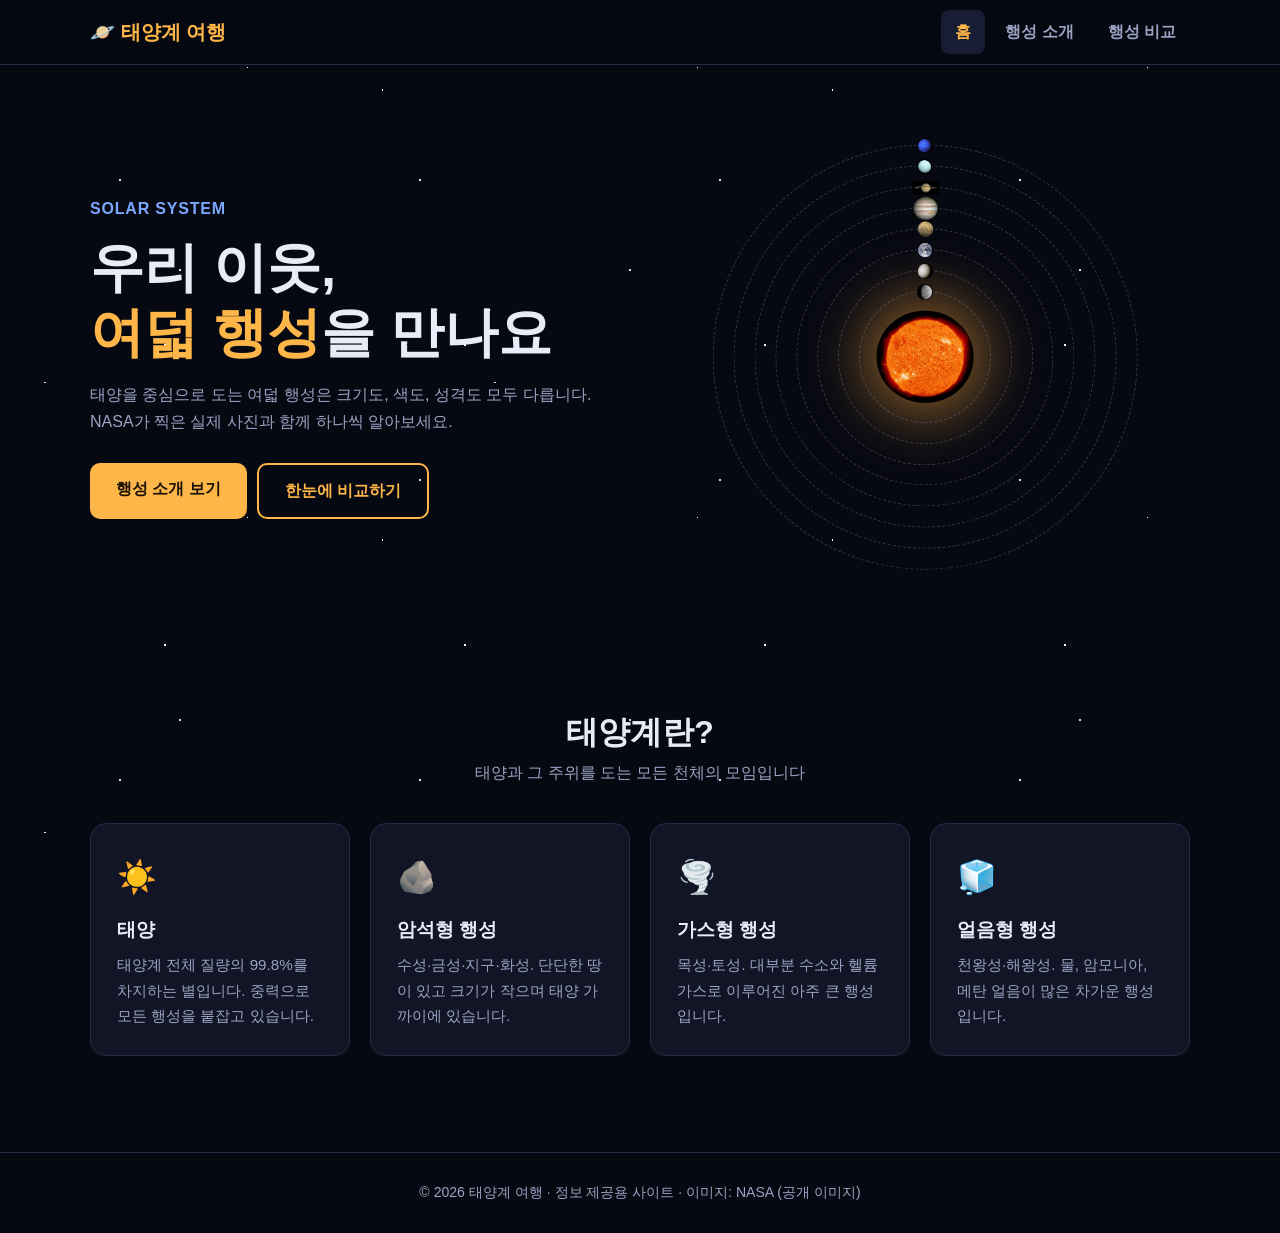
<file: index.html>
<!DOCTYPE html>
<html lang="ko">
<head>
  <meta charset="UTF-8">
  <meta name="viewport" content="width=device-width, initial-scale=1.0">
  <title>태양계 여행 | 홈</title>
  <meta name="description" content="태양계 여덟 행성을 사진과 함께 쉽게 소개합니다.">
  <link rel="icon" href="data:image/svg+xml,<svg xmlns=%22http://www.w3.org/2000/svg%22 viewBox=%220 0 100 100%22><text y=%22.9em%22 font-size=%2290%22>🪐</text></svg>">
  <link rel="stylesheet" href="css/style.css">
</head>
<body>
  <div class="stars"></div>

  <header class="header">
    <div class="container">
      <a href="index.html" class="logo">🪐 태양계 여행</a>
      <nav class="nav">
        <a href="index.html">홈</a>
        <a href="planets.html">행성 소개</a>
        <a href="compare.html">행성 비교</a>
      </nav>
      <button class="menu-btn" aria-label="메뉴 열기">☰</button>
    </div>
  </header>

  <main>
    <section class="hero container">
      <div>
        <span class="badge">SOLAR SYSTEM</span>
        <h1>우리 이웃,<br><span>여덟 행성</span>을 만나요</h1>
        <p>태양을 중심으로 도는 여덟 행성은 크기도, 색도, 성격도 모두 다릅니다. NASA가 찍은 실제 사진과 함께 하나씩 알아보세요.</p>
        <div class="actions">
          <a href="planets.html" class="btn">행성 소개 보기</a>
          <a href="compare.html" class="btn outline">한눈에 비교하기</a>
        </div>
      </div>
      <div class="orbit-box" id="orbit-box" aria-label="태양 주위를 도는 행성 애니메이션">
        <img src="images/sun.jpg" alt="태양" class="sun">
      </div>
    </section>

    <section class="section container">
      <div class="section-title reveal">
        <h2>태양계란?</h2>
        <p>태양과 그 주위를 도는 모든 천체의 모임입니다</p>
      </div>
      <div class="grid">
        <div class="card reveal">
          <div class="icon">☀️</div>
          <h3>태양</h3>
          <p>태양계 전체 질량의 99.8%를 차지하는 별입니다. 중력으로 모든 행성을 붙잡고 있습니다.</p>
        </div>
        <div class="card reveal">
          <div class="icon">🪨</div>
          <h3>암석형 행성</h3>
          <p>수성·금성·지구·화성. 단단한 땅이 있고 크기가 작으며 태양 가까이에 있습니다.</p>
        </div>
        <div class="card reveal">
          <div class="icon">🌪️</div>
          <h3>가스형 행성</h3>
          <p>목성·토성. 대부분 수소와 헬륨 가스로 이루어진 아주 큰 행성입니다.</p>
        </div>
        <div class="card reveal">
          <div class="icon">🧊</div>
          <h3>얼음형 행성</h3>
          <p>천왕성·해왕성. 물, 암모니아, 메탄 얼음이 많은 차가운 행성입니다.</p>
        </div>
      </div>
    </section>
  </main>

  <footer class="footer">
    <div class="container">© <span id="year"></span> 태양계 여행 · 정보 제공용 사이트 · 이미지: NASA (공개 이미지)</div>
  </footer>

  <script src="js/planets.js"></script>
  <script src="js/main.js"></script>
</body>
</html>
</file>
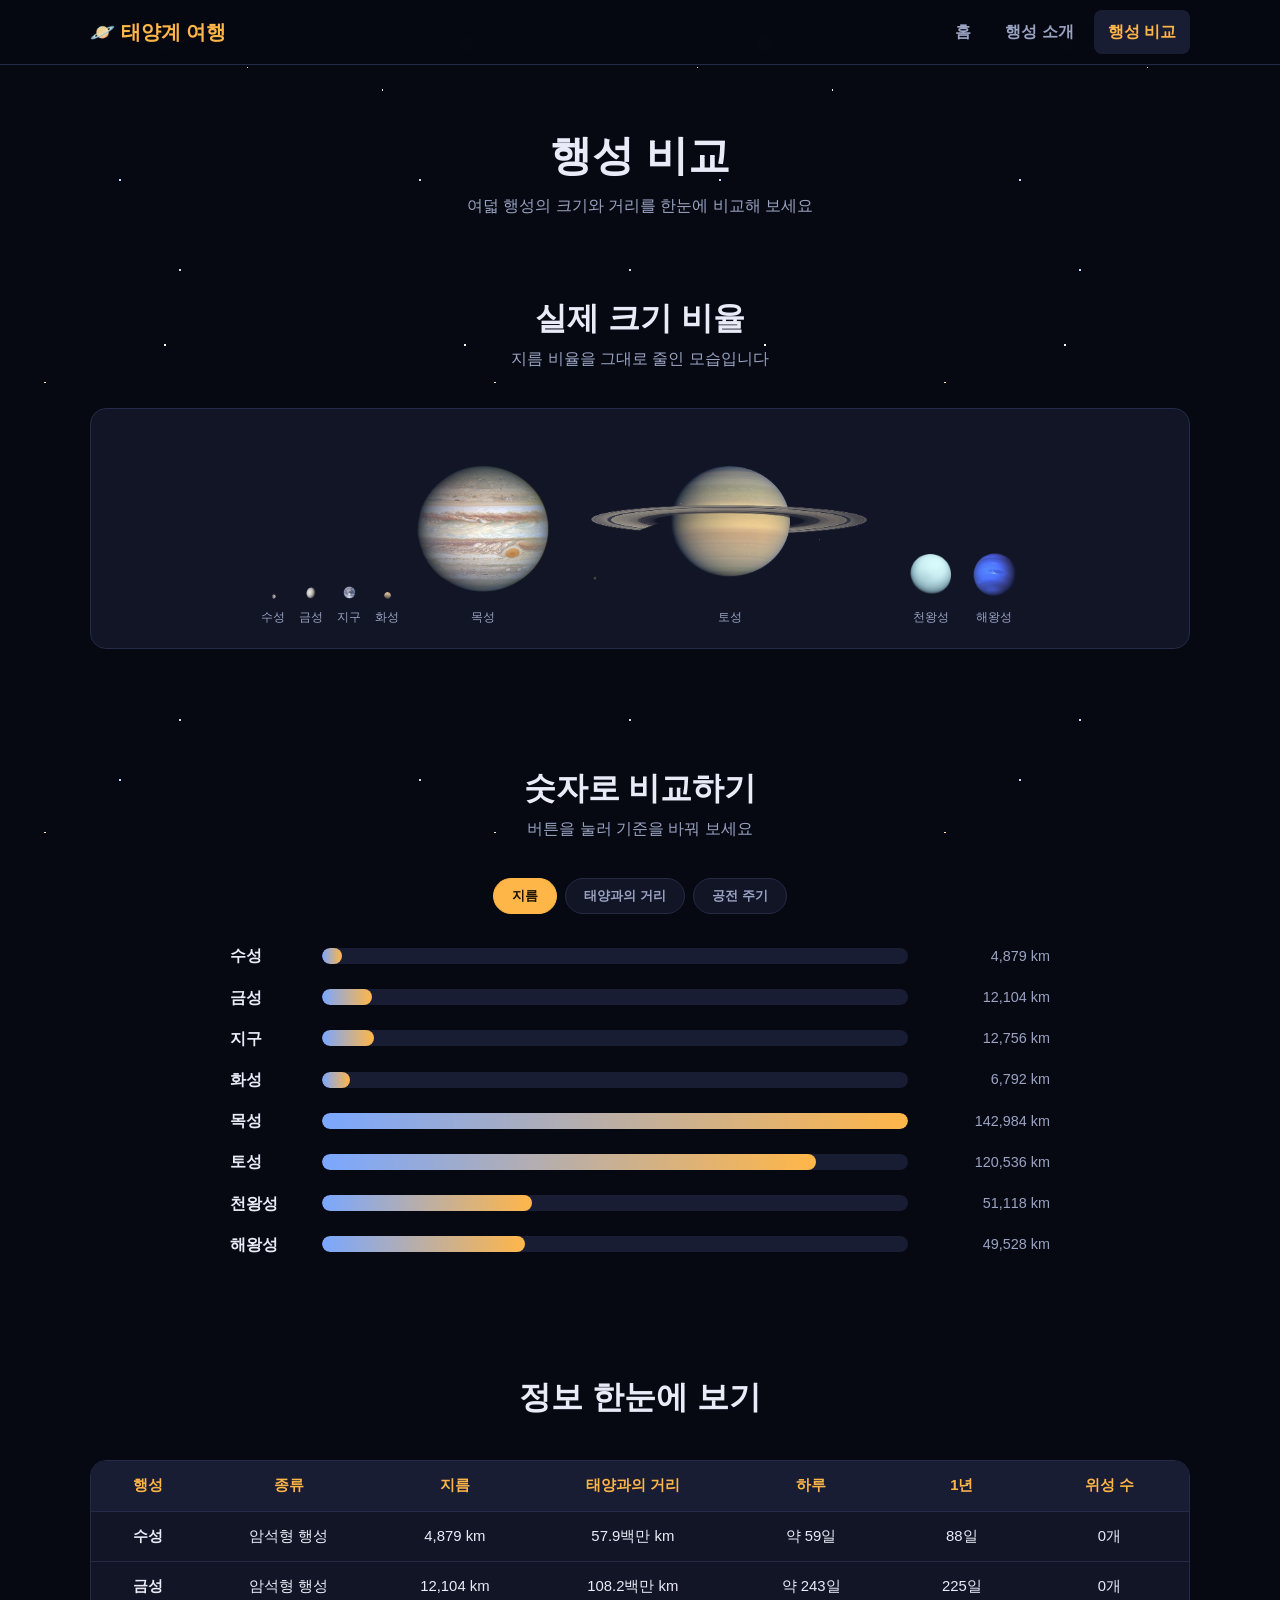
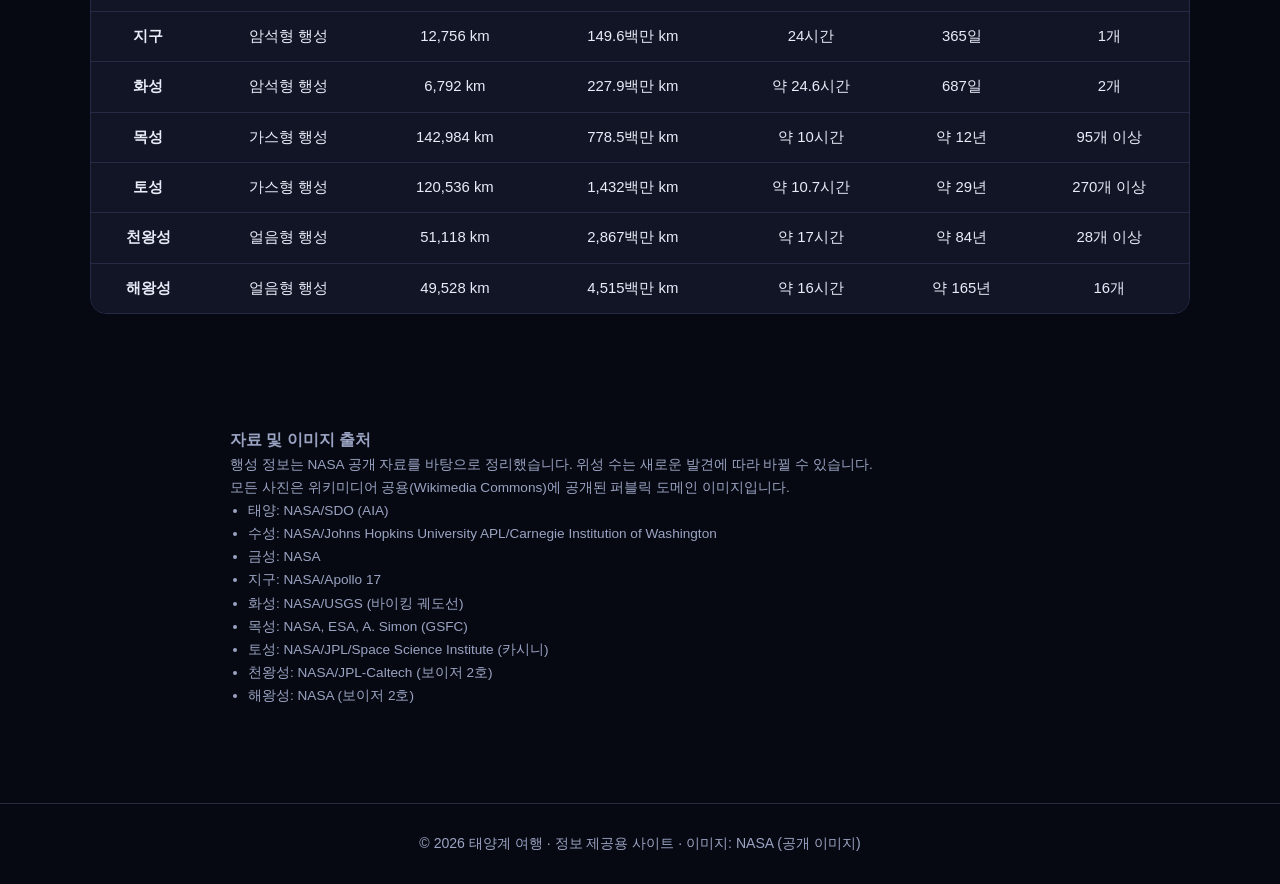
<file: compare.html>
<!DOCTYPE html>
<html lang="ko">
<head>
  <meta charset="UTF-8">
  <meta name="viewport" content="width=device-width, initial-scale=1.0">
  <title>태양계 여행 | 행성 비교</title>
  <meta name="description" content="여덟 행성의 크기, 거리, 공전 주기를 한눈에 비교합니다.">
  <link rel="icon" href="data:image/svg+xml,<svg xmlns=%22http://www.w3.org/2000/svg%22 viewBox=%220 0 100 100%22><text y=%22.9em%22 font-size=%2290%22>🪐</text></svg>">
  <link rel="stylesheet" href="css/style.css">
</head>
<body>
  <div class="stars"></div>

  <header class="header">
    <div class="container">
      <a href="index.html" class="logo">🪐 태양계 여행</a>
      <nav class="nav">
        <a href="index.html">홈</a>
        <a href="planets.html">행성 소개</a>
        <a href="compare.html">행성 비교</a>
      </nav>
      <button class="menu-btn" aria-label="메뉴 열기">☰</button>
    </div>
  </header>

  <main class="container">
    <div class="page-head">
      <h1>행성 비교</h1>
      <p>여덟 행성의 크기와 거리를 한눈에 비교해 보세요</p>
    </div>

    <section class="section">
      <div class="section-title reveal">
        <h2>실제 크기 비율</h2>
        <p>지름 비율을 그대로 줄인 모습입니다</p>
      </div>
      <div class="size-line reveal" id="size-line"></div>
    </section>

    <section class="section">
      <div class="section-title reveal">
        <h2>숫자로 비교하기</h2>
        <p>버튼을 눌러 기준을 바꿔 보세요</p>
      </div>
      <div class="tabs">
        <button class="filter-btn active" data-mode="diameter">지름</button>
        <button class="filter-btn" data-mode="distance">태양과의 거리</button>
        <button class="filter-btn" data-mode="year">공전 주기</button>
      </div>
      <div class="bars" id="bars"></div>
    </section>

    <section class="section">
      <div class="section-title reveal">
        <h2>정보 한눈에 보기</h2>
      </div>
      <div class="table-wrap reveal">
        <table>
          <thead>
            <tr>
              <th>행성</th><th>종류</th><th>지름</th><th>태양과의 거리</th>
              <th>하루</th><th>1년</th><th>위성 수</th>
            </tr>
          </thead>
          <tbody id="table-body"></tbody>
        </table>
      </div>
    </section>

    <section class="section credits reveal">
      <h3>자료 및 이미지 출처</h3>
      <p>행성 정보는 NASA 공개 자료를 바탕으로 정리했습니다. 위성 수는 새로운 발견에 따라 바뀔 수 있습니다.</p>
      <p>모든 사진은 위키미디어 공용(Wikimedia Commons)에 공개된 퍼블릭 도메인 이미지입니다.</p>
      <ul>
        <li>태양: NASA/SDO (AIA)</li>
        <li>수성: NASA/Johns Hopkins University APL/Carnegie Institution of Washington</li>
        <li>금성: NASA</li>
        <li>지구: NASA/Apollo 17</li>
        <li>화성: NASA/USGS (바이킹 궤도선)</li>
        <li>목성: NASA, ESA, A. Simon (GSFC)</li>
        <li>토성: NASA/JPL/Space Science Institute (카시니)</li>
        <li>천왕성: NASA/JPL-Caltech (보이저 2호)</li>
        <li>해왕성: NASA (보이저 2호)</li>
      </ul>
    </section>
  </main>

  <footer class="footer">
    <div class="container">© <span id="year"></span> 태양계 여행 · 정보 제공용 사이트 · 이미지: NASA (공개 이미지)</div>
  </footer>

  <script src="js/planets.js"></script>
  <script src="js/main.js"></script>
</body>
</html>
</file>
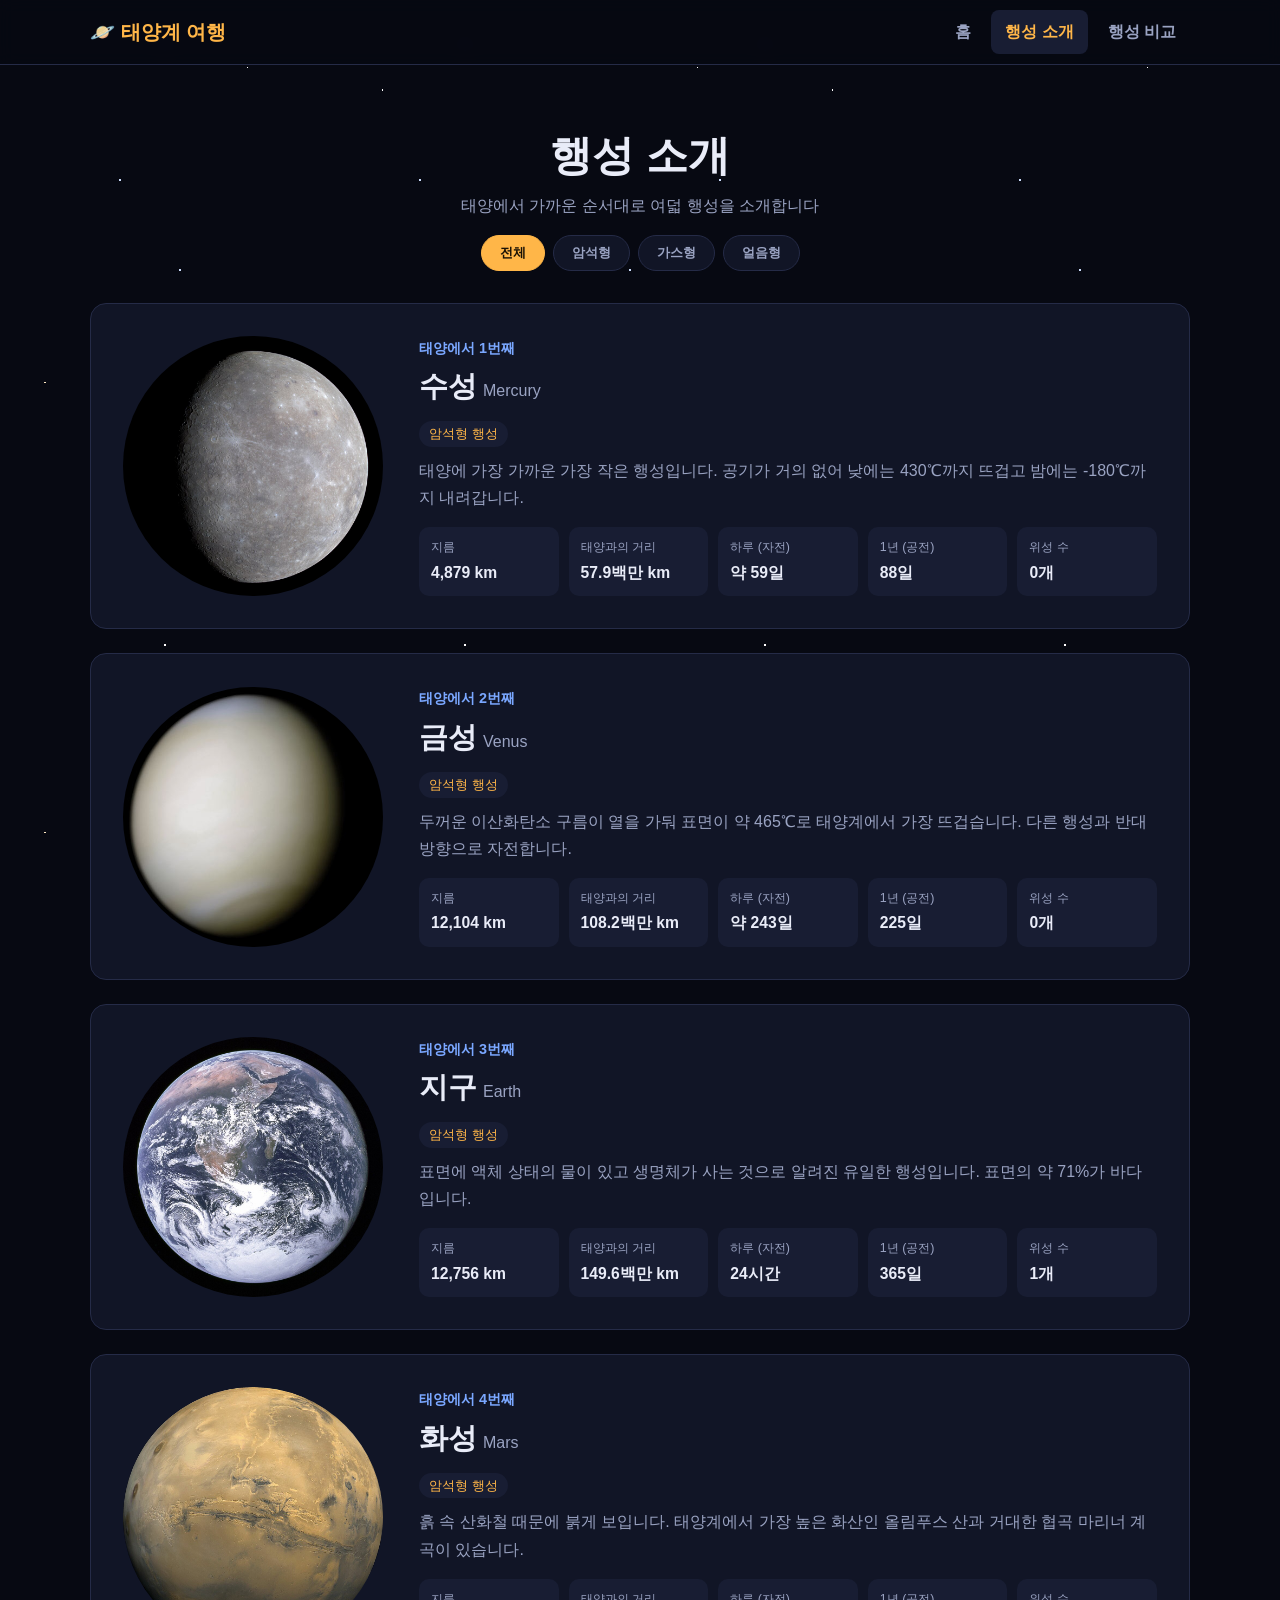
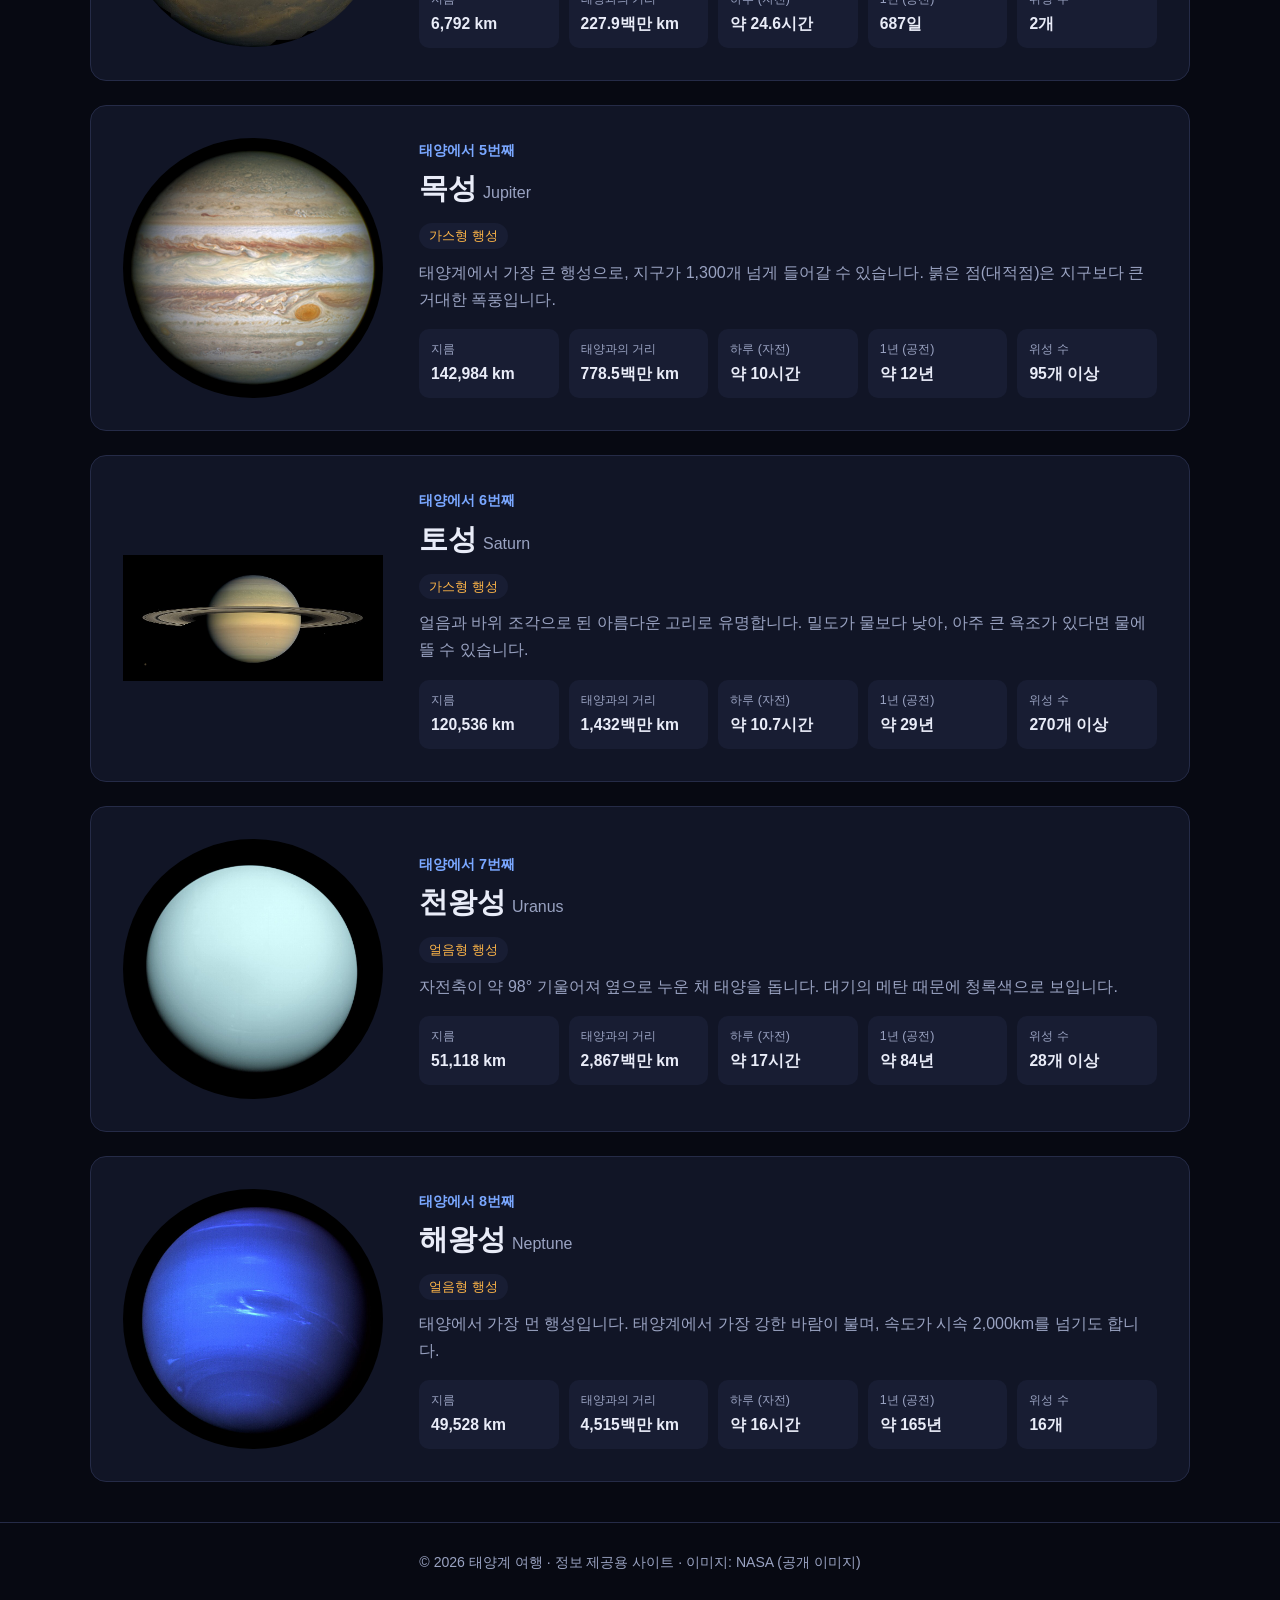
<file: planets.html>
<!DOCTYPE html>
<html lang="ko">
<head>
  <meta charset="UTF-8">
  <meta name="viewport" content="width=device-width, initial-scale=1.0">
  <title>태양계 여행 | 행성 소개</title>
  <meta name="description" content="수성부터 해왕성까지 여덟 행성의 특징과 기본 정보.">
  <link rel="icon" href="data:image/svg+xml,<svg xmlns=%22http://www.w3.org/2000/svg%22 viewBox=%220 0 100 100%22><text y=%22.9em%22 font-size=%2290%22>🪐</text></svg>">
  <link rel="stylesheet" href="css/style.css">
</head>
<body>
  <div class="stars"></div>

  <header class="header">
    <div class="container">
      <a href="index.html" class="logo">🪐 태양계 여행</a>
      <nav class="nav">
        <a href="index.html">홈</a>
        <a href="planets.html">행성 소개</a>
        <a href="compare.html">행성 비교</a>
      </nav>
      <button class="menu-btn" aria-label="메뉴 열기">☰</button>
    </div>
  </header>

  <main class="container">
    <div class="page-head">
      <h1>행성 소개</h1>
      <p>태양에서 가까운 순서대로 여덟 행성을 소개합니다</p>
    </div>

    <div class="filters">
      <button class="filter-btn active" data-type="all">전체</button>
      <button class="filter-btn" data-type="rocky">암석형</button>
      <button class="filter-btn" data-type="gas">가스형</button>
      <button class="filter-btn" data-type="ice">얼음형</button>
    </div>

    <div id="planet-list"></div>
  </main>

  <footer class="footer">
    <div class="container">© <span id="year"></span> 태양계 여행 · 정보 제공용 사이트 · 이미지: NASA (공개 이미지)</div>
  </footer>

  <script src="js/planets.js"></script>
  <script src="js/main.js"></script>
</body>
</html>
</file>
<file: css/style.css>
/* ===== 기본 색상 (우주 테마) ===== */
:root {
  --bg: #070912;
  --surface: #111526;
  --surface-2: #181d33;
  --text: #e9ecf8;
  --muted: #9aa3c2;
  --primary: #ffb648;
  --accent: #7aa7ff;
  --border: #252b47;
  --radius: 16px;
}

* { box-sizing: border-box; margin: 0; padding: 0; }
html { scroll-behavior: smooth; }

body {
  font-family: "Pretendard", "Apple SD Gothic Neo", "Malgun Gothic", sans-serif;
  background: var(--bg);
  color: var(--text);
  line-height: 1.7;
  overflow-x: hidden;
}

/* 반짝이는 별 배경 */
.stars, .stars::after {
  position: fixed; inset: 0; z-index: -1; pointer-events: none;
  background-image:
    radial-gradient(1px 1px at 20% 30%, #fff 50%, transparent 51%),
    radial-gradient(1px 1px at 70% 80%, #fff 50%, transparent 51%),
    radial-gradient(1.5px 1.5px at 40% 60%, #cfe0ff 50%, transparent 51%),
    radial-gradient(1px 1px at 85% 20%, #fff 50%, transparent 51%),
    radial-gradient(1px 1px at 10% 85%, #ffe9c2 50%, transparent 51%),
    radial-gradient(1.5px 1.5px at 55% 15%, #fff 50%, transparent 51%);
  background-size: 300px 300px;
}
.stars::after { content: ""; background-size: 450px 450px; animation: twinkle 4s ease-in-out infinite alternate; }
@keyframes twinkle { from { opacity: 0.2; } to { opacity: 1; } }

a { color: inherit; text-decoration: none; }
img { max-width: 100%; display: block; }
.container { width: min(1100px, 100% - 32px); margin: 0 auto; }

/* ===== 헤더 ===== */
.header {
  position: sticky; top: 0; z-index: 10;
  background: rgba(7, 9, 18, 0.85); backdrop-filter: blur(8px);
  border-bottom: 1px solid var(--border);
}
.header .container { display: flex; align-items: center; justify-content: space-between; height: 64px; }
.logo { font-size: 1.25rem; font-weight: 800; color: var(--primary); }
.nav { display: flex; gap: 6px; }
.nav a { padding: 8px 14px; border-radius: 8px; color: var(--muted); font-weight: 600; transition: 0.2s; }
.nav a:hover, .nav a.active { background: var(--surface-2); color: var(--primary); }
.menu-btn {
  display: none; background: none; border: 1px solid var(--border); color: var(--text);
  width: 40px; height: 40px; border-radius: 8px; font-size: 1.1rem; cursor: pointer;
}

/* ===== 버튼 ===== */
.btn {
  display: inline-block; padding: 12px 26px; border-radius: 10px; font-weight: 700;
  background: var(--primary); color: #1a1205; transition: transform 0.2s, box-shadow 0.2s;
}
.btn:hover { transform: translateY(-2px); box-shadow: 0 8px 24px rgba(255, 182, 72, 0.35); }
.btn.outline { background: transparent; color: var(--primary); border: 2px solid var(--primary); }

/* ===== 홈: 히어로 ===== */
.hero {
  display: grid; grid-template-columns: 1fr 1fr; gap: 40px; align-items: center;
  padding: 72px 0;
}
.hero .badge { color: var(--accent); font-weight: 700; letter-spacing: 0.05em; }
.hero h1 { font-size: clamp(2.1rem, 5vw, 3.4rem); line-height: 1.2; margin: 12px 0 16px; }
.hero h1 span { color: var(--primary); }
.hero p { color: var(--muted); margin-bottom: 28px; }
.hero .actions { display: flex; gap: 10px; flex-wrap: wrap; }

/* 돌아가는 태양계 */
.orbit-box { position: relative; width: 100%; max-width: 440px; aspect-ratio: 1; margin: 0 auto; }
.orbit-box .sun {
  position: absolute; top: 50%; left: 50%; width: 22%; transform: translate(-50%, -50%);
  border-radius: 50%; box-shadow: 0 0 60px 12px rgba(255, 170, 60, 0.55);
  animation: glow 3s ease-in-out infinite alternate;
}
@keyframes glow { to { box-shadow: 0 0 90px 22px rgba(255, 170, 60, 0.75); } }
.orbit {
  position: absolute; top: 50%; left: 50%; border: 1px dashed rgba(154, 163, 194, 0.3);
  border-radius: 50%; transform: translate(-50%, -50%); animation: spin linear infinite;
}
.orbit img { position: absolute; top: 0; left: 50%; transform: translate(-50%, -50%); border-radius: 50%; }
@keyframes spin { to { transform: translate(-50%, -50%) rotate(360deg); } }

/* ===== 섹션 ===== */
.section { padding: 56px 0; }
.section-title { text-align: center; margin-bottom: 36px; }
.section-title h2 { font-size: clamp(1.5rem, 3.5vw, 2rem); }
.section-title p { color: var(--muted); }
.page-head { padding: 56px 0 16px; text-align: center; }
.page-head h1 { font-size: clamp(1.8rem, 4vw, 2.6rem); }
.page-head p { color: var(--muted); }

/* ===== 카드 ===== */
.grid { display: grid; grid-template-columns: repeat(auto-fit, minmax(230px, 1fr)); gap: 20px; }
.card {
  background: var(--surface); border: 1px solid var(--border); border-radius: var(--radius);
  padding: 26px; transition: transform 0.25s, border-color 0.25s;
}
.card:hover { transform: translateY(-4px); border-color: var(--accent); }
.card .icon { font-size: 2rem; margin-bottom: 10px; }
.card h3 { margin-bottom: 6px; }
.card p { color: var(--muted); font-size: 0.95rem; }

/* ===== 행성 소개 페이지 ===== */
.filters { display: flex; gap: 8px; justify-content: center; flex-wrap: wrap; margin-bottom: 32px; }
.filter-btn {
  background: var(--surface); color: var(--muted); border: 1px solid var(--border);
  padding: 8px 18px; border-radius: 999px; cursor: pointer; font-weight: 600; font-family: inherit;
}
.filter-btn.active, .filter-btn:hover { background: var(--primary); color: #1a1205; border-color: var(--primary); }

.planet {
  display: grid; grid-template-columns: 260px 1fr; gap: 36px; align-items: center;
  background: var(--surface); border: 1px solid var(--border); border-radius: var(--radius);
  padding: 32px; margin-bottom: 24px;
}
.planet.hide { display: none; }
.planet-img { width: 100%; aspect-ratio: 1; display: grid; place-items: center; }
.planet-img img { border-radius: 50%; animation: float 5s ease-in-out infinite; transition: transform 0.4s; }
.planet-img img.wide { border-radius: 0; }
.planet:hover .planet-img img { transform: scale(1.06); }
@keyframes float { 50% { translate: 0 -10px; } }
.planet .order { color: var(--accent); font-weight: 700; font-size: 0.9rem; }
.planet h2 { font-size: 1.8rem; margin: 2px 0 8px; }
.planet h2 small { font-size: 1rem; color: var(--muted); font-weight: 500; margin-left: 6px; }
.planet .tag {
  display: inline-block; font-size: 0.8rem; padding: 2px 10px; border-radius: 999px;
  background: var(--surface-2); color: var(--primary); margin-bottom: 10px;
}
.planet p { color: var(--muted); }
.facts { display: grid; grid-template-columns: repeat(auto-fit, minmax(120px, 1fr)); gap: 10px; margin-top: 16px; }
.fact { background: var(--surface-2); border-radius: 10px; padding: 10px 12px; }
.fact span { display: block; font-size: 0.78rem; color: var(--muted); }
.fact strong { font-size: 0.98rem; }

/* ===== 비교 페이지 ===== */
.tabs { display: flex; gap: 8px; justify-content: center; flex-wrap: wrap; margin-bottom: 28px; }
.bars { display: flex; flex-direction: column; gap: 14px; max-width: 820px; margin: 0 auto; }
.bar-row { display: grid; grid-template-columns: 80px 1fr 130px; gap: 12px; align-items: center; }
.bar-row .name { font-weight: 700; }
.bar-track { background: var(--surface-2); border-radius: 999px; height: 16px; overflow: hidden; }
.bar-fill {
  height: 100%; width: 0; border-radius: 999px;
  background: linear-gradient(90deg, var(--accent), var(--primary));
  transition: width 1s cubic-bezier(0.2, 0.8, 0.2, 1);
}
.bar-row .value { color: var(--muted); font-size: 0.9rem; text-align: right; }

.size-line {
  display: flex; align-items: flex-end; justify-content: safe center; gap: 14px;
  background: var(--surface); border: 1px solid var(--border); border-radius: var(--radius);
  padding: 32px 20px 20px; overflow-x: auto; scrollbar-color: var(--border) transparent;
}
.size-line figure { text-align: center; flex-shrink: 0; }
.size-line img { border-radius: 50%; margin: 0 auto 8px; mix-blend-mode: screen; }
.size-line figcaption { font-size: 0.78rem; color: var(--muted); }

.table-wrap { overflow-x: auto; border: 1px solid var(--border); border-radius: var(--radius); }
table { width: 100%; border-collapse: collapse; min-width: 640px; background: var(--surface); }
th, td { padding: 12px 14px; text-align: center; border-bottom: 1px solid var(--border); font-size: 0.93rem; }
th { background: var(--surface-2); color: var(--primary); }
tr:last-child td { border-bottom: none; }
tbody tr:hover { background: var(--surface-2); }

.credits { color: var(--muted); font-size: 0.85rem; max-width: 820px; margin: 0 auto; }
.credits li { margin-left: 18px; }

/* ===== 등장 효과 ===== */
.reveal { opacity: 0; transform: translateY(28px); transition: opacity 0.7s, transform 0.7s; }
.reveal.show { opacity: 1; transform: none; }

/* ===== 푸터 ===== */
.footer { border-top: 1px solid var(--border); padding: 28px 0; text-align: center; color: var(--muted); font-size: 0.88rem; margin-top: 40px; }

/* 움직임 줄이기 설정을 켠 사용자 배려 */
@media (prefers-reduced-motion: reduce) {
  *, *::before, *::after { animation: none !important; transition: none !important; }
  .reveal { opacity: 1; transform: none; }
}

/* ===== 모바일 ===== */
@media (max-width: 760px) {
  .menu-btn { display: block; }
  .nav {
    position: absolute; top: 64px; left: 0; right: 0; flex-direction: column;
    background: var(--surface); border-bottom: 1px solid var(--border); padding: 12px 16px; display: none;
  }
  .nav.open { display: flex; }
  .hero { grid-template-columns: 1fr; padding: 48px 0; text-align: center; }
  .hero .actions { justify-content: center; }
  .planet { grid-template-columns: 1fr; padding: 24px; text-align: center; }
  .planet-img { max-width: 200px; margin: 0 auto; }
  .bar-row { grid-template-columns: 56px 1fr; }
  .bar-row .value { grid-column: 2; text-align: left; margin-top: -8px; }
}
</file>
